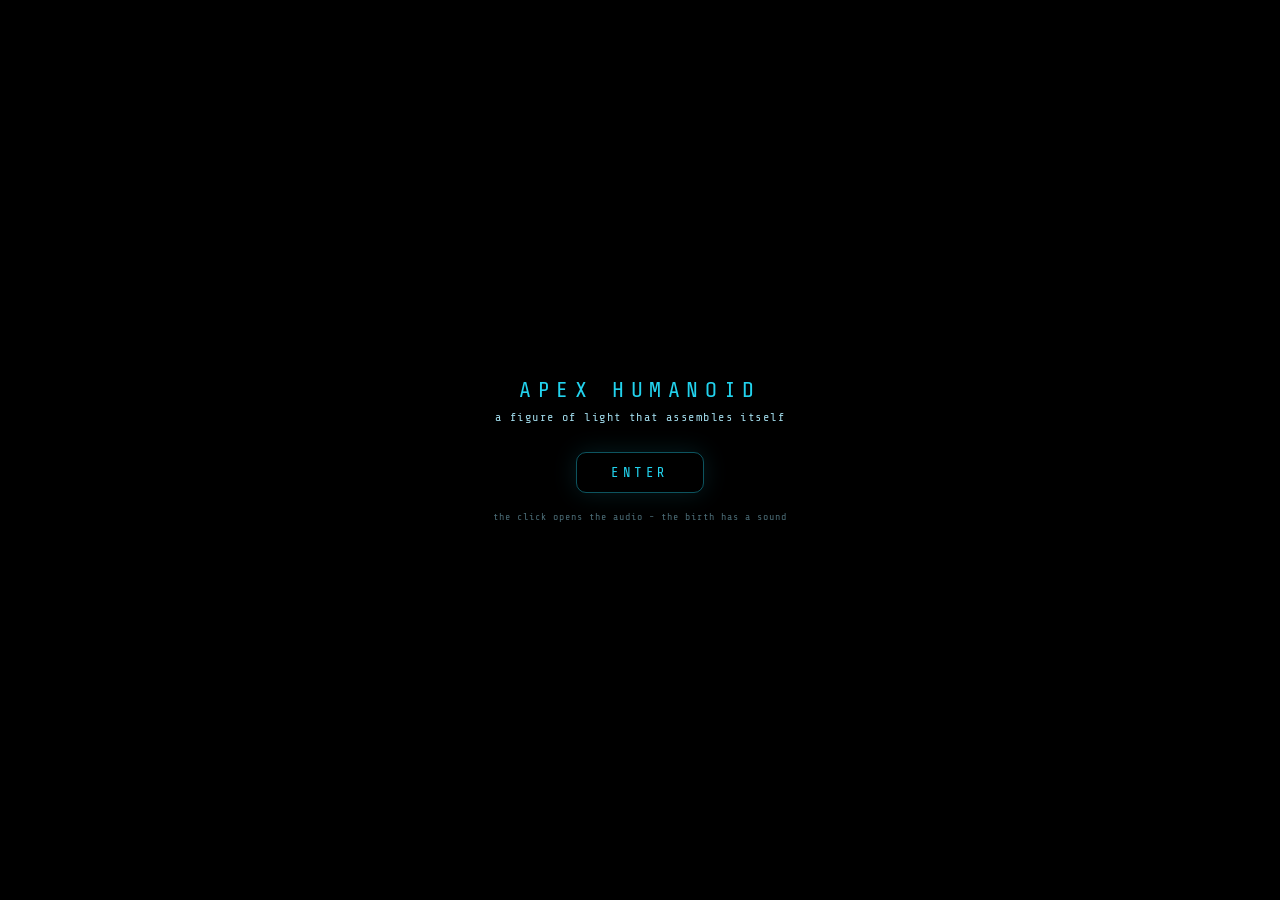
<file: apex/index.html>
<!doctype html>
<html lang="en">
  <head>
    <meta charset="UTF-8" />
    <meta name="viewport" content="width=device-width, initial-scale=1.0" />
    <title>Apex Humanoid</title>
    <link rel="preconnect" href="https://fonts.googleapis.com" />
    <link rel="preconnect" href="https://fonts.gstatic.com" crossorigin />
    <link href="https://fonts.googleapis.com/css2?family=Share+Tech+Mono&display=swap" rel="stylesheet" />
    <script type="module" crossorigin src="./assets/index-BD7VNgkM.js"></script>
    <link rel="stylesheet" crossorigin href="./assets/index-CvOJNoLF.css">
  </head>
  <body>
    <div id="root"></div>
  </body>
</html>
</file>
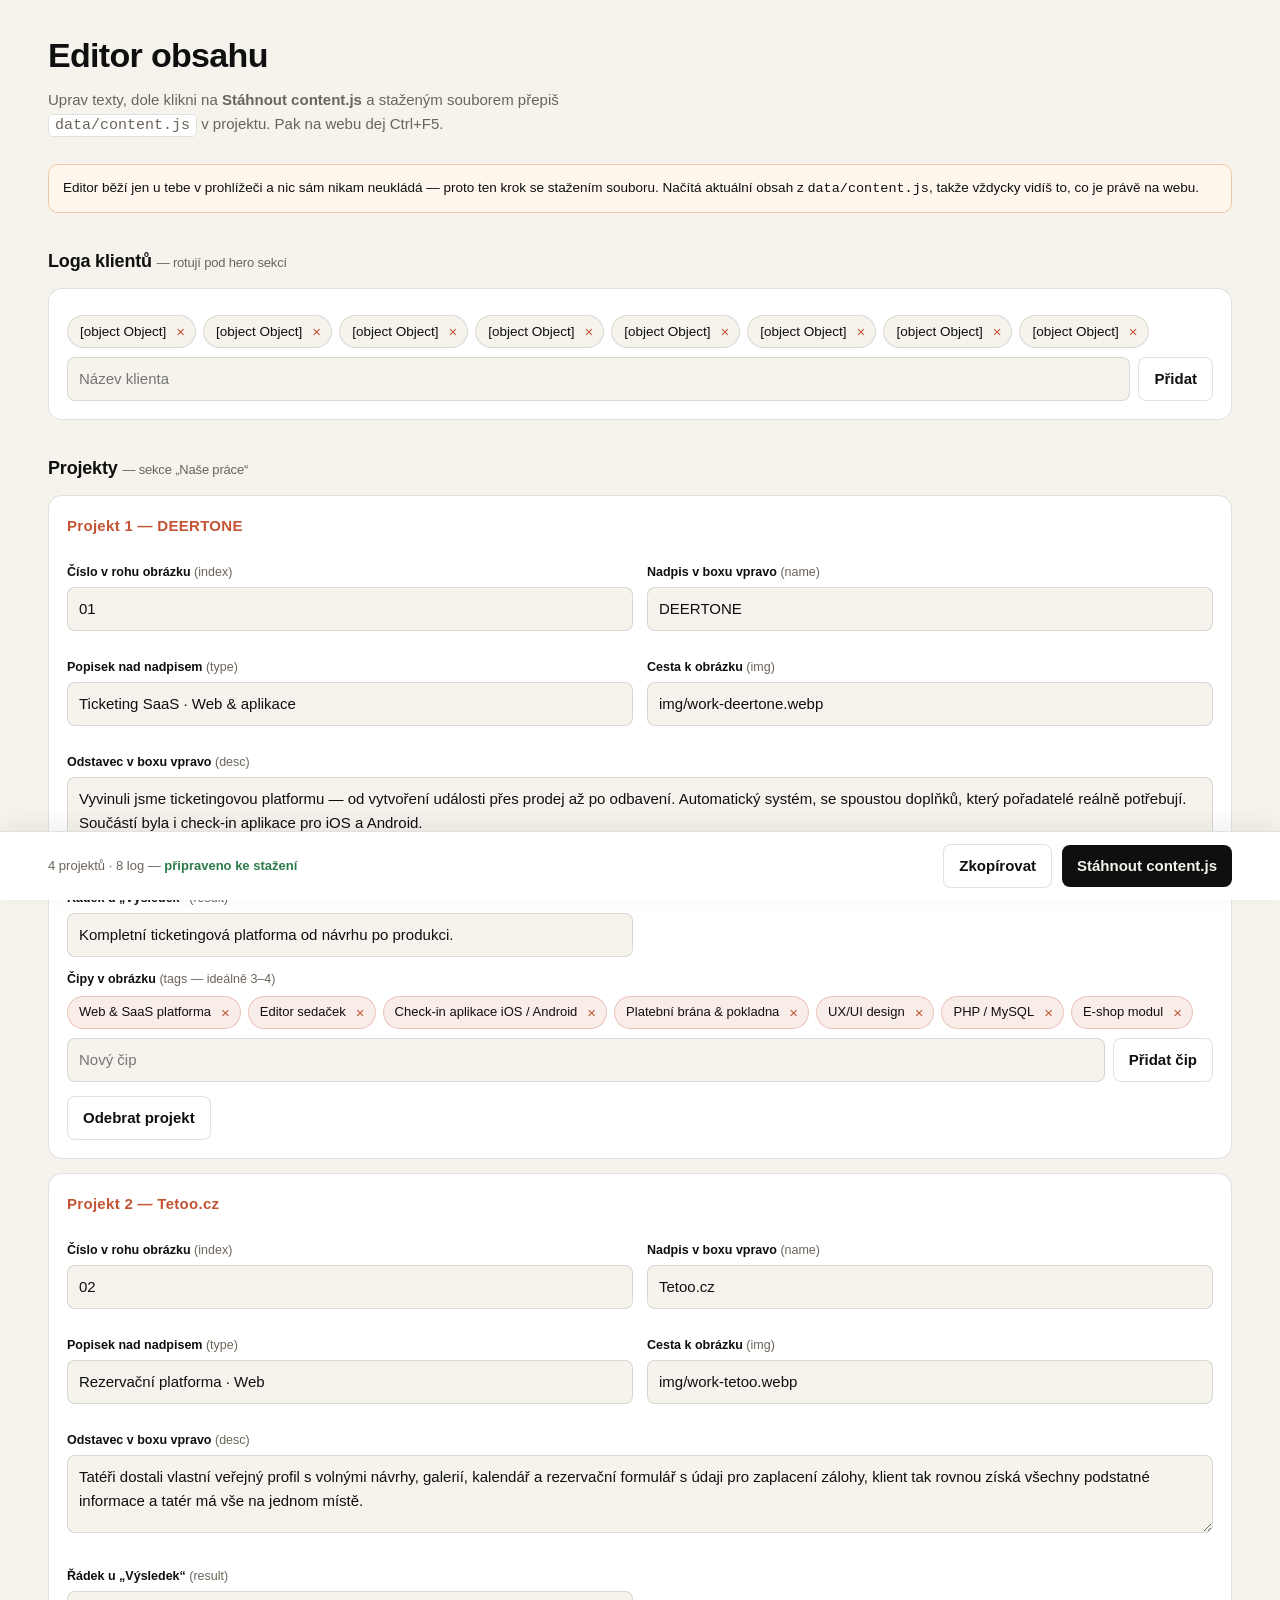
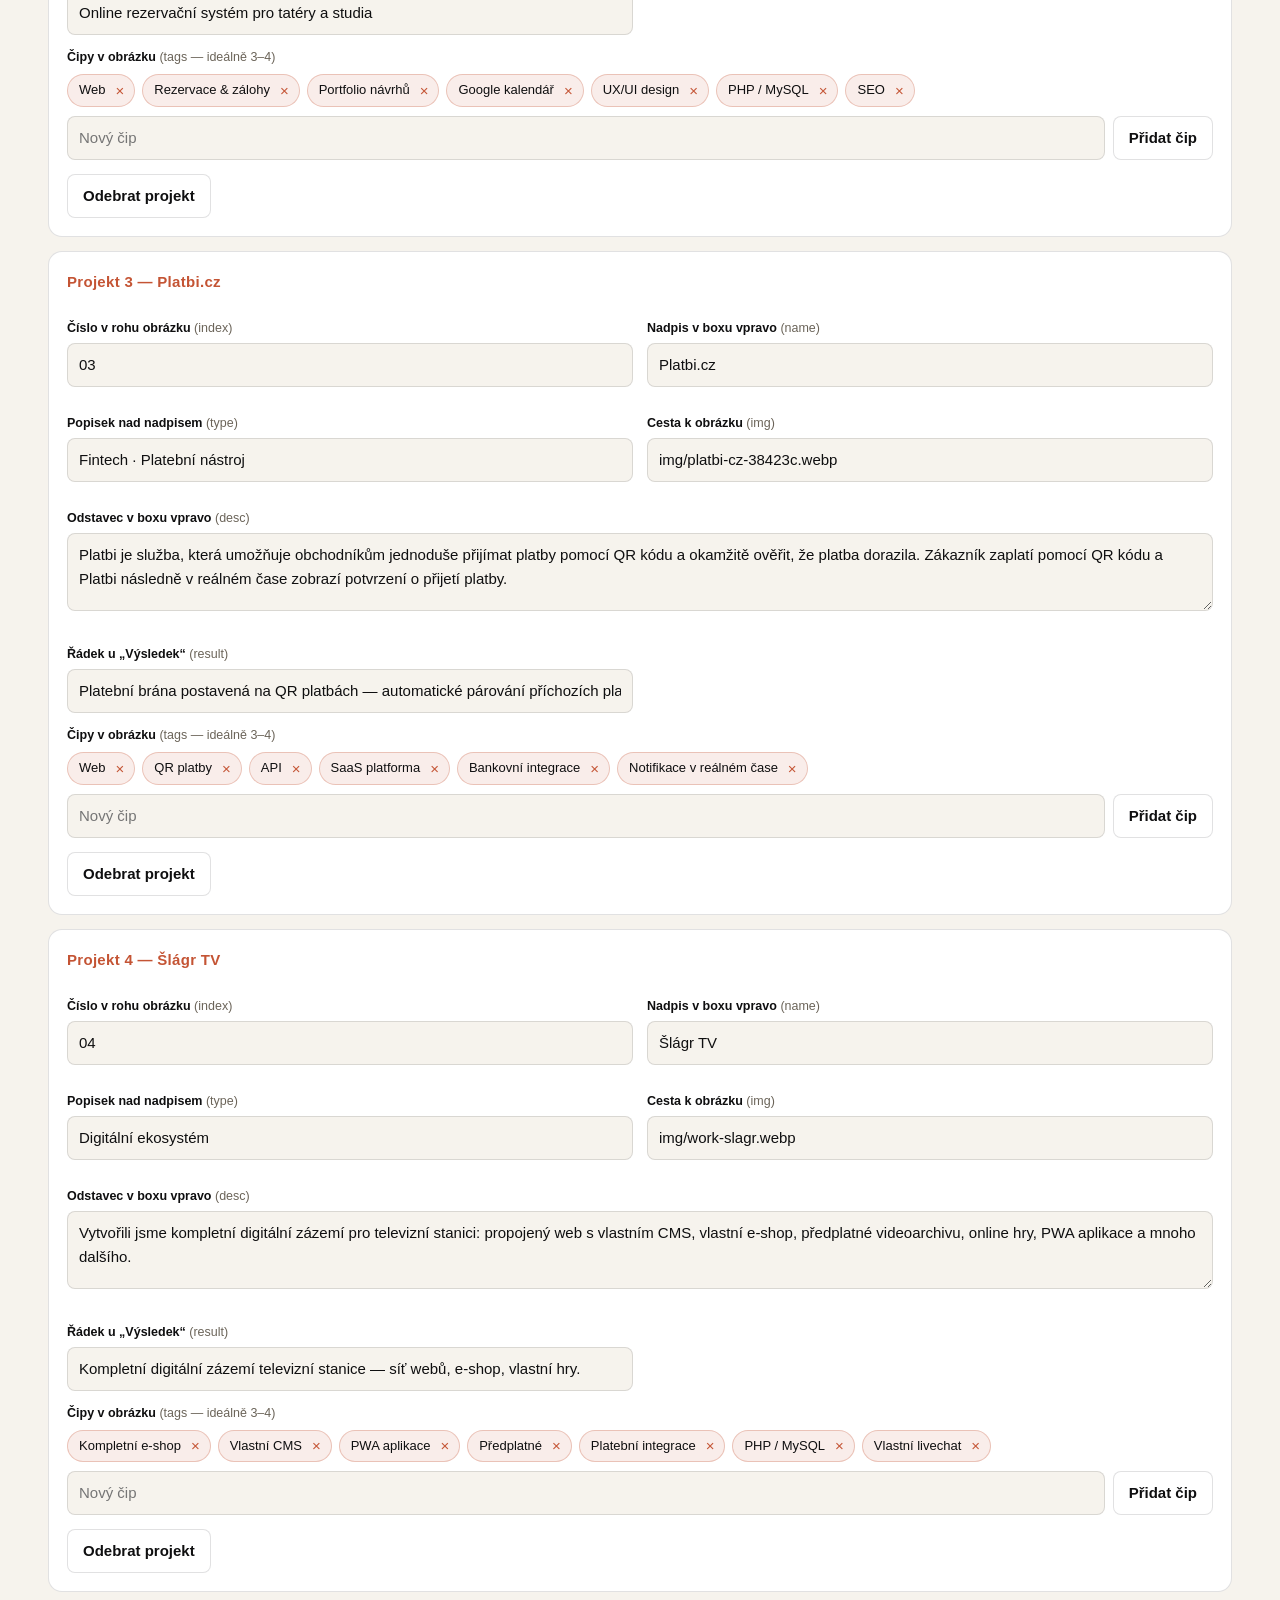
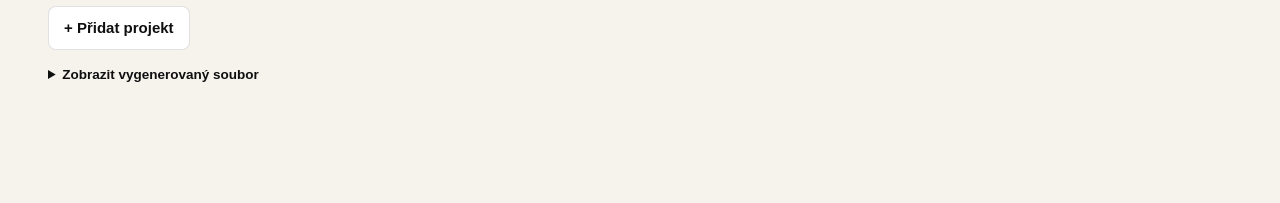
<file: editor.html>
<!DOCTYPE html>
<html lang="cs">
<head>
<meta charset="utf-8" />
<meta name="viewport" content="width=device-width, initial-scale=1" />
<meta name="robots" content="noindex, nofollow" />
<title>Foxyvision — editor obsahu</title>
<style>
  :root{
    --paper:#F6F3ED; --ink:#0F0F10; --terracotta:#C45434; --line:rgba(15,15,16,.12);
    --muted:#6b6459;
  }
  *{box-sizing:border-box}
  body{
    margin:0; background:var(--paper); color:var(--ink);
    font:15px/1.6 -apple-system,Segoe UI,Roboto,Helvetica,Arial,sans-serif;
    padding:28px clamp(16px,4vw,48px) 120px;
  }
  h1{font-size:clamp(24px,3vw,34px); margin:0 0 6px; letter-spacing:-.02em}
  .lead{color:var(--muted); margin:0 0 26px; max-width:70ch}
  .lead code{background:#fff; padding:2px 6px; border-radius:5px; border:1px solid var(--line)}
  h2{font-size:18px; margin:34px 0 12px; letter-spacing:-.01em}
  .card{
    background:#fff; border:1px solid var(--line); border-radius:14px;
    padding:18px; margin-bottom:14px;
  }
  .card h3{margin:0 0 12px; font-size:15px; color:var(--terracotta); letter-spacing:.02em}
  label{display:block; font-size:12.5px; font-weight:700; margin:12px 0 5px}
  label span{font-weight:400; color:var(--muted)}
  input,textarea{
    width:100%; padding:9px 11px; border:1px solid var(--line); border-radius:8px;
    font:inherit; background:var(--paper); color:inherit;
  }
  input:focus,textarea:focus{outline:2px solid rgba(196,84,52,.35); outline-offset:1px}
  textarea{min-height:78px; resize:vertical}
  .row{display:grid; grid-template-columns:1fr 1fr; gap:14px}
  .tags{display:flex; flex-wrap:wrap; gap:7px; margin-top:7px}
  .tag{
    display:inline-flex; align-items:center; gap:6px;
    background:rgba(196,84,52,.1); border:1px solid rgba(196,84,52,.28);
    border-radius:999px; padding:5px 6px 5px 11px; font-size:13px;
  }
  .tag button,.logo button{
    border:0; background:none; cursor:pointer; color:var(--terracotta);
    font-size:15px; line-height:1; padding:0 4px;
  }
  .logos{display:flex; flex-wrap:wrap; gap:7px; margin-top:8px}
  .logo{
    display:inline-flex; align-items:center; gap:6px; background:var(--paper);
    border:1px solid var(--line); border-radius:999px; padding:5px 6px 5px 12px; font-size:13.5px;
  }
  .add{display:flex; gap:8px; margin-top:9px}
  .add input{flex:1}
  button.btn{
    border:0; border-radius:8px; padding:9px 15px; font:inherit; font-weight:700;
    background:var(--ink); color:var(--paper); cursor:pointer;
  }
  button.btn.ghost{background:#fff; color:var(--ink); border:1px solid var(--line)}
  .bar{
    position:fixed; left:0; right:0; bottom:0; background:#fff; border-top:1px solid var(--line);
    padding:12px clamp(16px,4vw,48px); display:flex; gap:10px; align-items:center; flex-wrap:wrap;
    box-shadow:0 -8px 24px rgba(15,15,16,.06);
  }
  .bar .hint{color:var(--muted); font-size:13px; margin-right:auto}
  .ok{color:#2c7a4b; font-weight:700}
  details{margin-top:14px}
  summary{cursor:pointer; font-weight:700; font-size:13.5px}
  pre{
    background:var(--ink); color:#e9e5dd; padding:14px; border-radius:10px;
    overflow:auto; font-size:12.5px; max-height:340px;
  }
  .warn{
    background:#fff6ed; border:1px solid #f0c9a5; border-radius:10px;
    padding:12px 14px; font-size:13.5px; margin:0 0 22px;
  }
</style>
</head>
<body>

<h1>Editor obsahu</h1>
<p class="lead">
  Uprav texty, dole klikni na <strong>Stáhnout content.js</strong> a staženým souborem
  přepiš <code>data/content.js</code> v projektu. Pak na webu dej Ctrl+F5.
</p>

<p class="warn">
  Editor běží jen u tebe v prohlížeči a nic sám nikam neukládá — proto ten krok se stažením
  souboru. Načítá aktuální obsah z <code>data/content.js</code>, takže vždycky vidíš to,
  co je právě na webu.
</p>

<h2>Loga klientů <span style="font-weight:400;color:var(--muted);font-size:13px">— rotují pod hero sekcí</span></h2>
<div class="card">
  <div class="logos" id="logos"></div>
  <div class="add">
    <input id="logoNew" placeholder="Název klienta" />
    <button class="btn ghost" id="logoAdd" type="button">Přidat</button>
  </div>
</div>

<h2>Projekty <span style="font-weight:400;color:var(--muted);font-size:13px">— sekce „Naše práce“</span></h2>
<div id="projects"></div>
<button class="btn ghost" id="projAdd" type="button">+ Přidat projekt</button>

<details>
  <summary>Zobrazit vygenerovaný soubor</summary>
  <pre id="preview"></pre>
</details>

<div class="bar">
  <span class="hint" id="status">Načítám…</span>
  <button class="btn ghost" id="copy" type="button">Zkopírovat</button>
  <button class="btn" id="download" type="button">Stáhnout content.js</button>
</div>

<script src="data/content.js"></script>
<script>
(function(){
  "use strict";
  var src = window.FOXY_CONTENT || {};
  var data = {
    logos: Array.isArray(src.logos) ? src.logos.slice() : [],
    projects: Array.isArray(src.projects) ? JSON.parse(JSON.stringify(src.projects)) : []
  };

  var $ = function(id){ return document.getElementById(id); };
  var esc = function(s){ return String(s == null ? "" : s); };

  /* ---------- loga ---------- */
  function renderLogos(){
    var wrap = $("logos");
    wrap.innerHTML = "";
    data.logos.forEach(function(name, i){
      var el = document.createElement("span");
      el.className = "logo";
      el.appendChild(document.createTextNode(name));
      var b = document.createElement("button");
      b.type = "button"; b.textContent = "×"; b.title = "Odebrat";
      b.onclick = function(){ data.logos.splice(i,1); renderLogos(); sync(); };
      el.appendChild(b);
      wrap.appendChild(el);
    });
  }
  $("logoAdd").onclick = function(){
    var v = $("logoNew").value.trim();
    if(!v) return;
    data.logos.push(v); $("logoNew").value = "";
    renderLogos(); sync();
  };
  $("logoNew").addEventListener("keydown", function(e){
    if(e.key === "Enter"){ e.preventDefault(); $("logoAdd").click(); }
  });

  /* ---------- projekty ---------- */
  var FIELDS = [
    ["index",  "Číslo v rohu obrázku",  "např. 01",                       "input"],
    ["name",   "Nadpis v boxu vpravo",  "např. DEERTONE",                 "input"],
    ["type",   "Popisek nad nadpisem",  "např. Ticketingová platforma",   "input"],
    ["img",    "Cesta k obrázku",       "např. img/work-deertone.jpg",    "input"],
    ["desc",   "Odstavec v boxu vpravo","",                               "textarea"],
    ["result", "Řádek u „Výsledek“",    "",                               "input"]
  ];

  function renderProjects(){
    var wrap = $("projects");
    wrap.innerHTML = "";
    data.projects.forEach(function(p, pi){
      var card = document.createElement("div");
      card.className = "card";

      var h = document.createElement("h3");
      h.textContent = "Projekt " + (pi+1) + (p.name ? " — " + p.name : "");
      card.appendChild(h);

      var row = document.createElement("div"); row.className = "row";
      FIELDS.forEach(function(f, fi){
        var key = f[0], lab = f[1], ph = f[2], kind = f[3];
        var holder = document.createElement("div");
        var l = document.createElement("label");
        l.appendChild(document.createTextNode(lab + " "));
        var sp = document.createElement("span"); sp.textContent = "(" + key + ")";
        l.appendChild(sp);
        var inp = document.createElement(kind);
        inp.value = esc(p[key]);
        if(ph) inp.placeholder = ph;
        inp.oninput = function(){ p[key] = inp.value; sync(); };
        holder.appendChild(l); holder.appendChild(inp);
        // desc spans both columns
        if(key === "desc") holder.style.gridColumn = "1 / -1";
        row.appendChild(holder);
      });
      card.appendChild(row);

      // tagy
      var tl = document.createElement("label");
      tl.appendChild(document.createTextNode("Čipy v obrázku "));
      var tsp = document.createElement("span"); tsp.textContent = "(tags — ideálně 3–4)";
      tl.appendChild(tsp);
      card.appendChild(tl);

      var tags = document.createElement("div"); tags.className = "tags";
      (p.tags || []).forEach(function(t, ti){
        var el = document.createElement("span"); el.className = "tag";
        el.appendChild(document.createTextNode(t));
        var b = document.createElement("button");
        b.type = "button"; b.textContent = "×"; b.title = "Odebrat";
        b.onclick = function(){ p.tags.splice(ti,1); renderProjects(); sync(); };
        el.appendChild(b);
        tags.appendChild(el);
      });
      card.appendChild(tags);

      var add = document.createElement("div"); add.className = "add";
      var ti2 = document.createElement("input"); ti2.placeholder = "Nový čip";
      var ba = document.createElement("button");
      ba.type = "button"; ba.className = "btn ghost"; ba.textContent = "Přidat čip";
      ba.onclick = function(){
        var v = ti2.value.trim(); if(!v) return;
        if(!p.tags) p.tags = [];
        p.tags.push(v); renderProjects(); sync();
      };
      ti2.addEventListener("keydown", function(e){
        if(e.key === "Enter"){ e.preventDefault(); ba.click(); }
      });
      add.appendChild(ti2); add.appendChild(ba);
      card.appendChild(add);

      var del = document.createElement("button");
      del.type = "button"; del.className = "btn ghost";
      del.style.marginTop = "14px";
      del.textContent = "Odebrat projekt";
      del.onclick = function(){
        if(confirm("Opravdu odebrat projekt „" + (p.name || (pi+1)) + "“?")){
          data.projects.splice(pi,1); renderProjects(); sync();
        }
      };
      card.appendChild(del);

      wrap.appendChild(card);
    });
  }

  $("projAdd").onclick = function(){
    data.projects.push({
      index: String(data.projects.length + 1).padStart(2,"0"),
      name:"", type:"", desc:"", result:"", img:"img/", tags:[]
    });
    renderProjects(); sync();
  };

  /* ---------- generování souboru ---------- */
  function q(s){                                  // bezpečný JS string literál
    // JSON.stringify pohlídá uvozovky, lomítka i konce řádků; navíc rozbijeme
    // uzavírací script tag, aby soubor nešlo zneškodnit ani vložením do HTML
    return JSON.stringify(String(s == null ? "" : s)).replace(/<\//g, "<\\/");
  }
  function build(){
    var out = [];
    out.push("/* =========================================================================");
    out.push("   OBSAH WEBU — vygenerováno editorem (editor.html).");
    out.push("   Tímto souborem přepiš data/content.js a na webu dej Ctrl+F5.");
    out.push("   ========================================================================= */");
    out.push("window.FOXY_CONTENT = {");
    out.push("");
    out.push("  /* Loga klientů pod hero sekcí — každé jméno jen jednou. */");
    out.push("  logos: [");
    out.push(data.logos.map(function(l){ return "    " + q(l); }).join(",\n"));
    out.push("  ],");
    out.push("");
    out.push("  /* Projekty v sekci „Naše práce“. */");
    out.push("  projects: [");
    out.push(data.projects.map(function(p){
      var t = (p.tags || []).map(q).join(", ");
      return [
        "    {",
        "      index: "  + q(p.index)  + ",",
        "      name: "   + q(p.name)   + ",",
        "      type: "   + q(p.type)   + ",",
        "      desc: "   + q(p.desc)   + ",",
        "      result: " + q(p.result) + ",",
        "      img: "    + q(p.img)    + ",",
        "      tags: [" + t + "]",
        "    }"
      ].join("\n");
    }).join(",\n"));
    out.push("  ]");
    out.push("};");
    return out.join("\n") + "\n";
  }

  function sync(){
    var text = build();
    $("preview").textContent = text;
    $("status").innerHTML = data.projects.length + " projektů · " +
      data.logos.length + " log — <span class='ok'>připraveno ke stažení</span>";
    return text;
  }

  $("download").onclick = function(){
    var blob = new Blob([build()], {type:"text/javascript;charset=utf-8"});
    var a = document.createElement("a");
    a.href = URL.createObjectURL(blob);
    a.download = "content.js";
    document.body.appendChild(a); a.click();
    setTimeout(function(){ URL.revokeObjectURL(a.href); a.remove(); }, 500);
  };
  $("copy").onclick = function(){
    var t = build();
    if(navigator.clipboard){
      navigator.clipboard.writeText(t).then(function(){
        $("status").innerHTML = "<span class='ok'>Zkopírováno do schránky</span>";
      });
    }
  };

  if(!window.FOXY_CONTENT){
    $("status").textContent = "Nepodařilo se načíst data/content.js — otevři editor přes server (localhost), ne dvojklikem.";
  }
  renderLogos(); renderProjects(); sync();
})();
</script>
</body>
</html>
</file>
<file: apex/assets/index-CvOJNoLF.css>
:root{--font-ui: "Share Tech Mono", monospace}html,body{margin:0;padding:0;background:#000;font-family:var(--font-ui)}#root{position:fixed;top:0;right:0;bottom:0;left:0}@keyframes fadeInOut{0%,to{opacity:.35}50%{opacity:1}}
</file>
